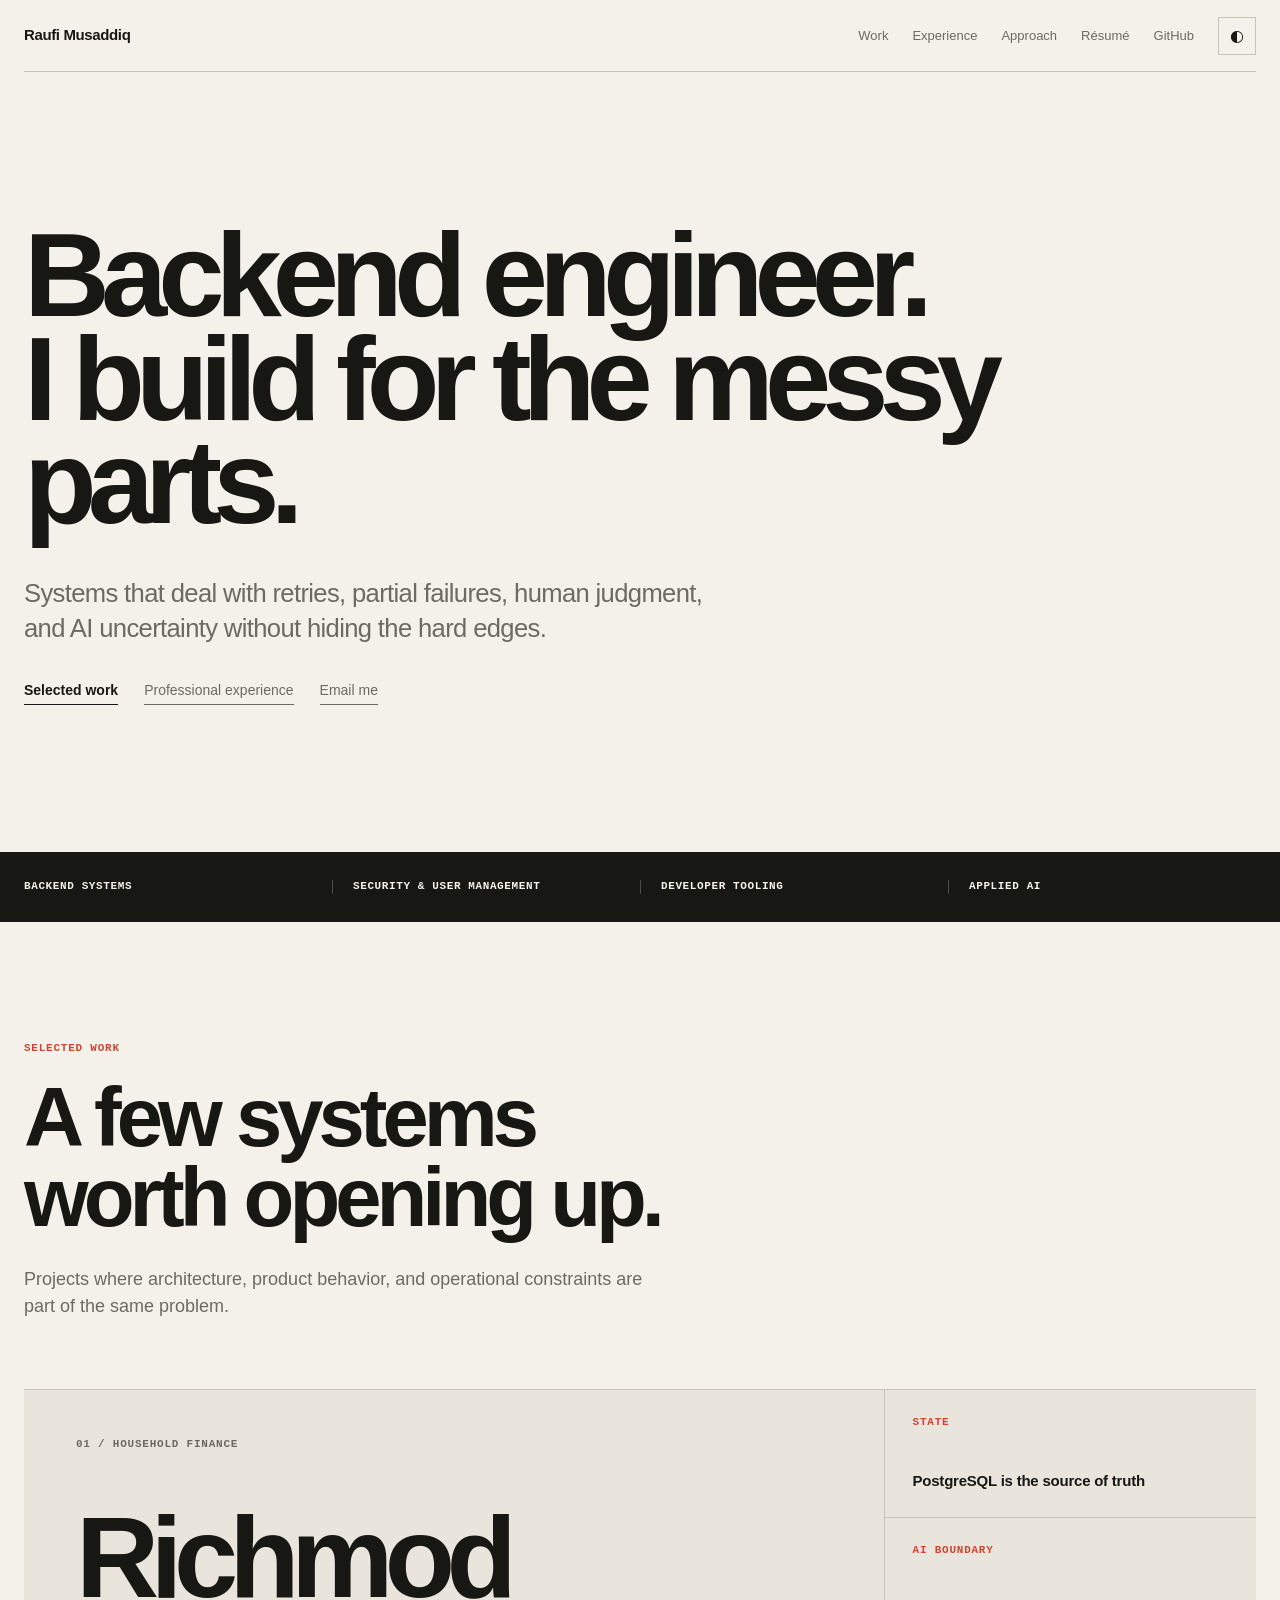
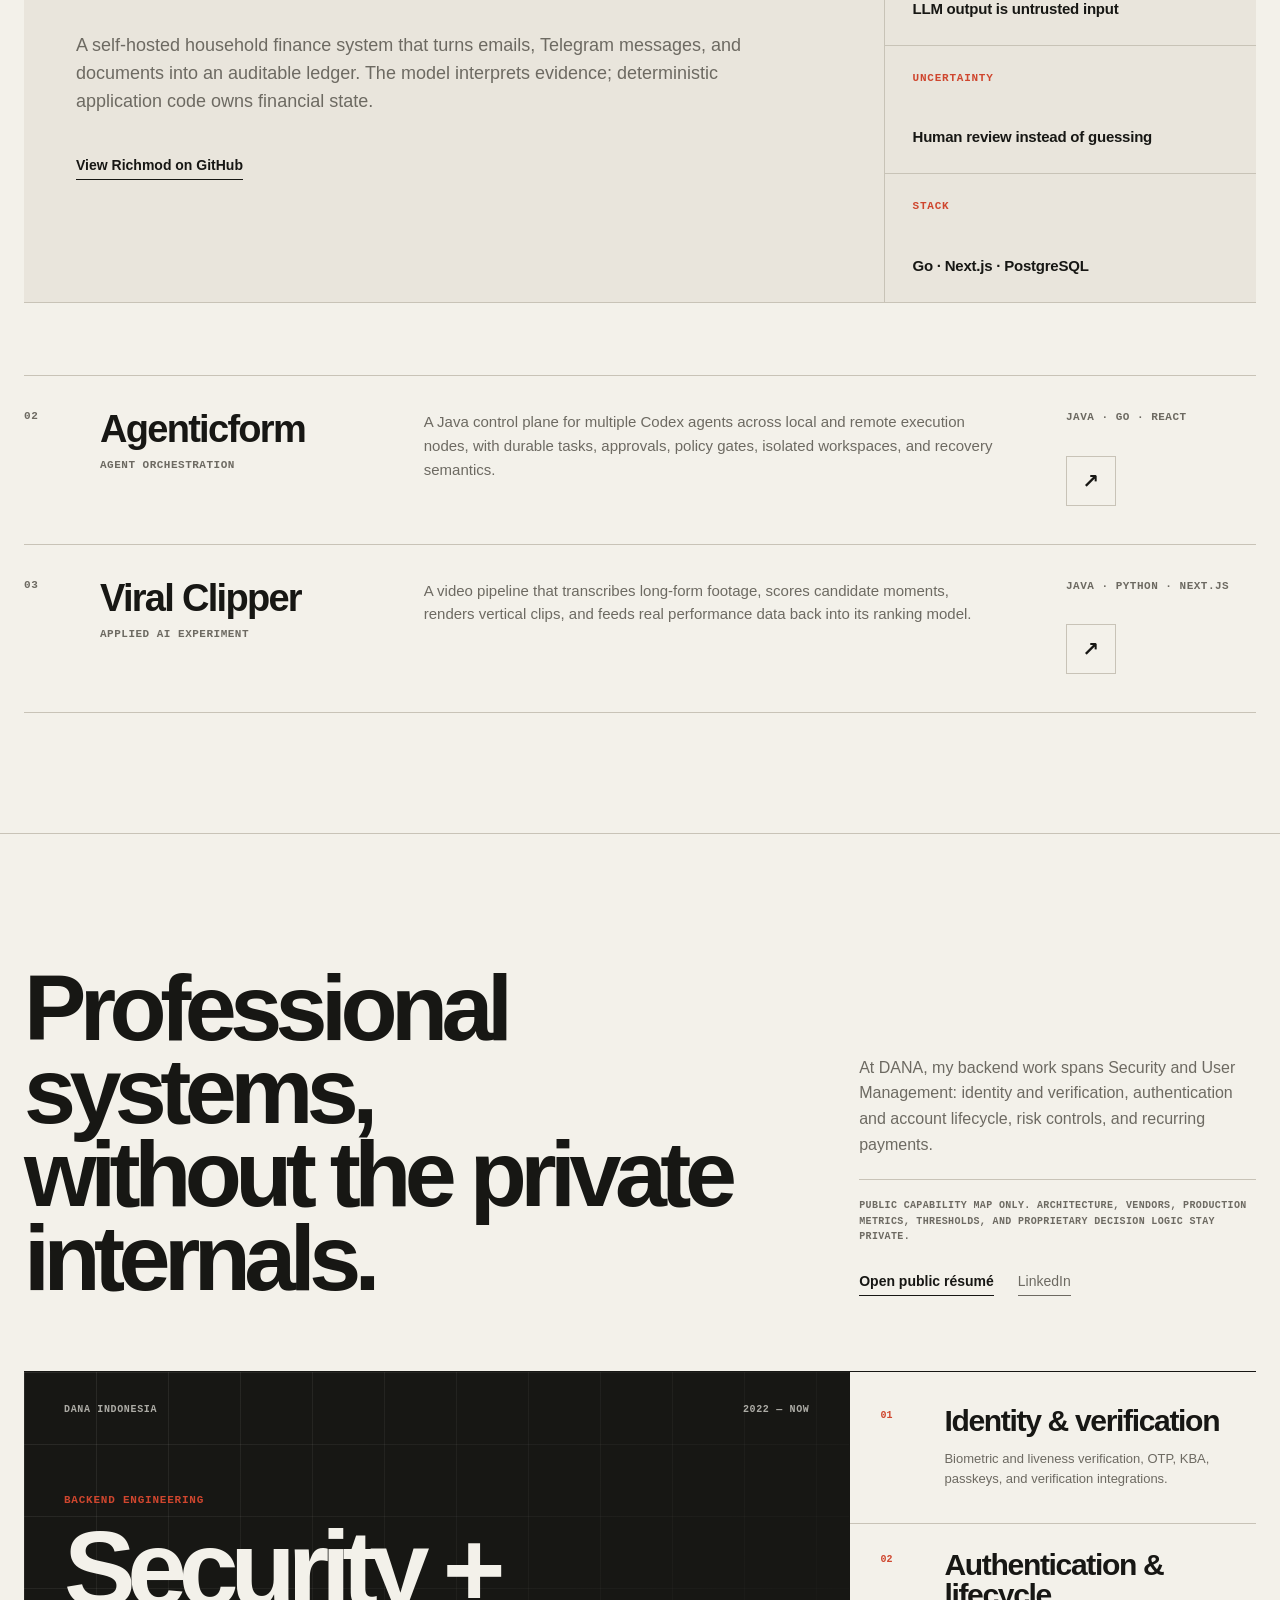
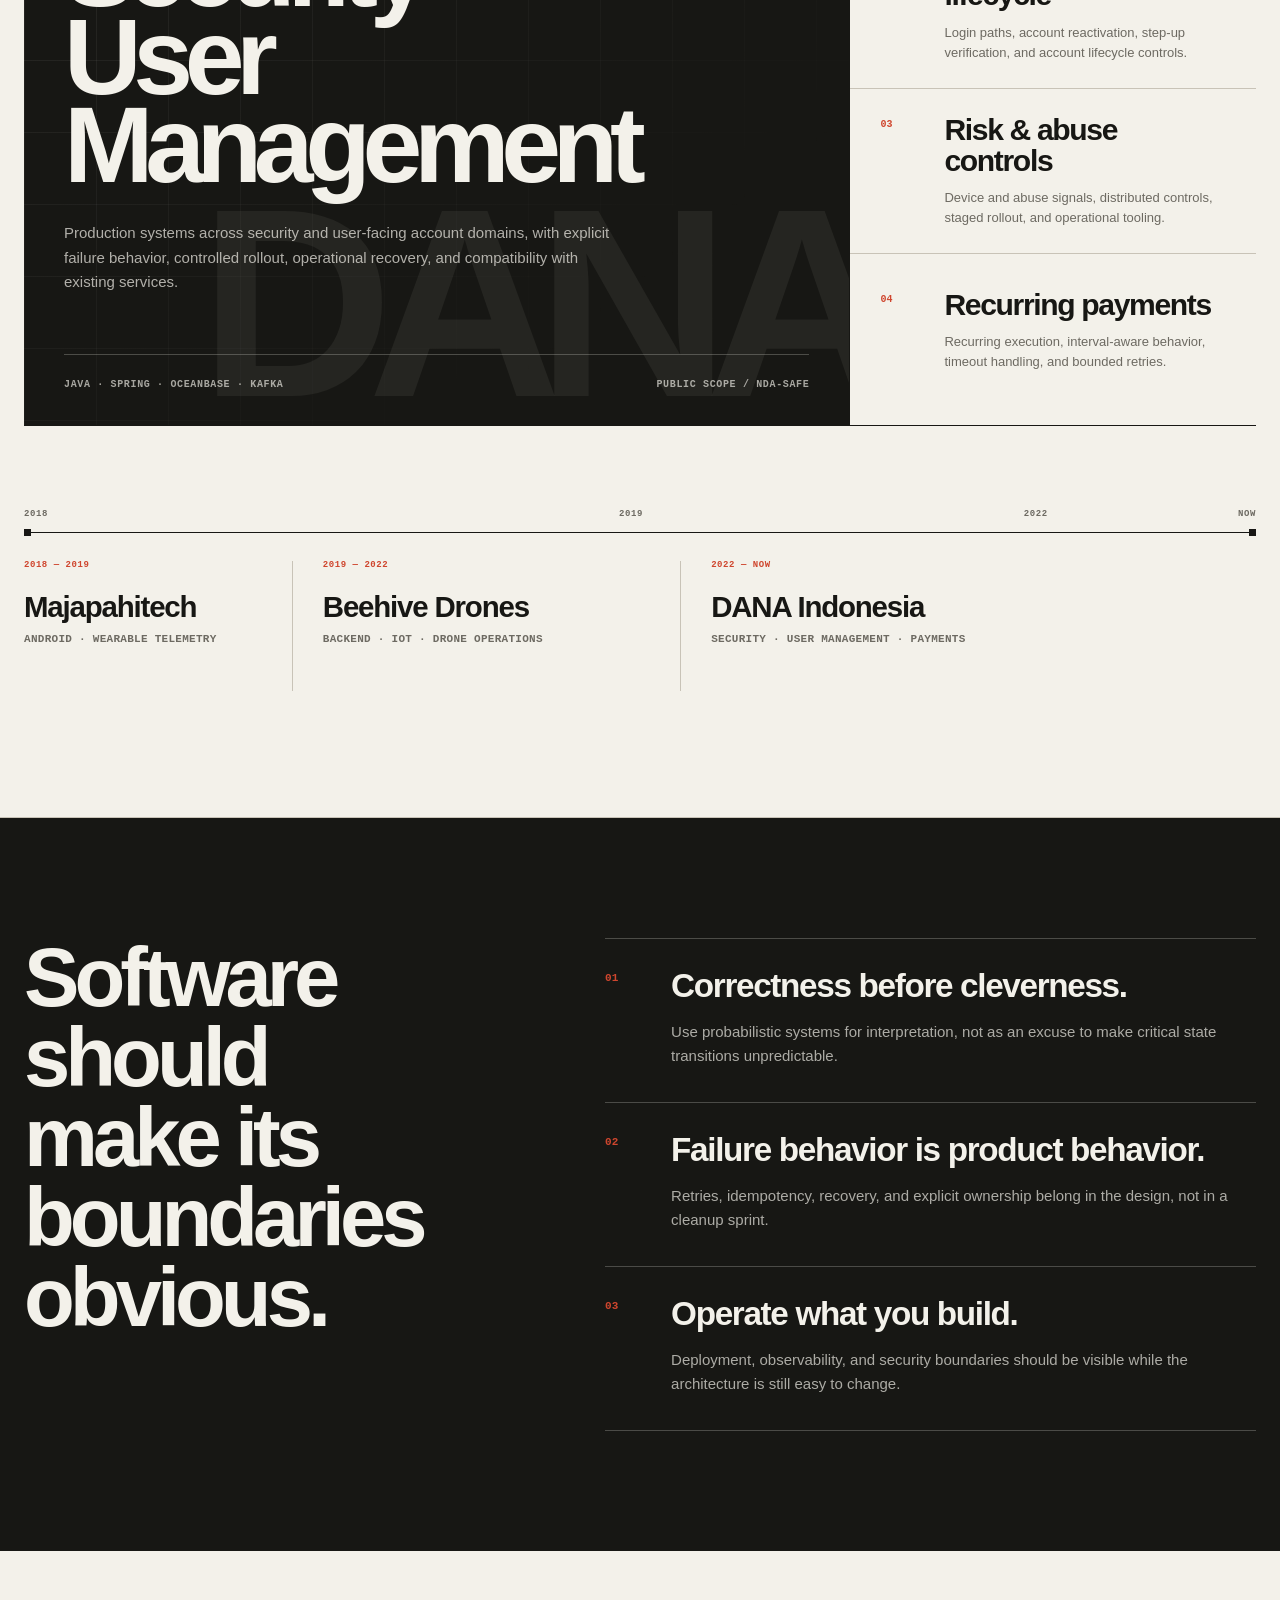
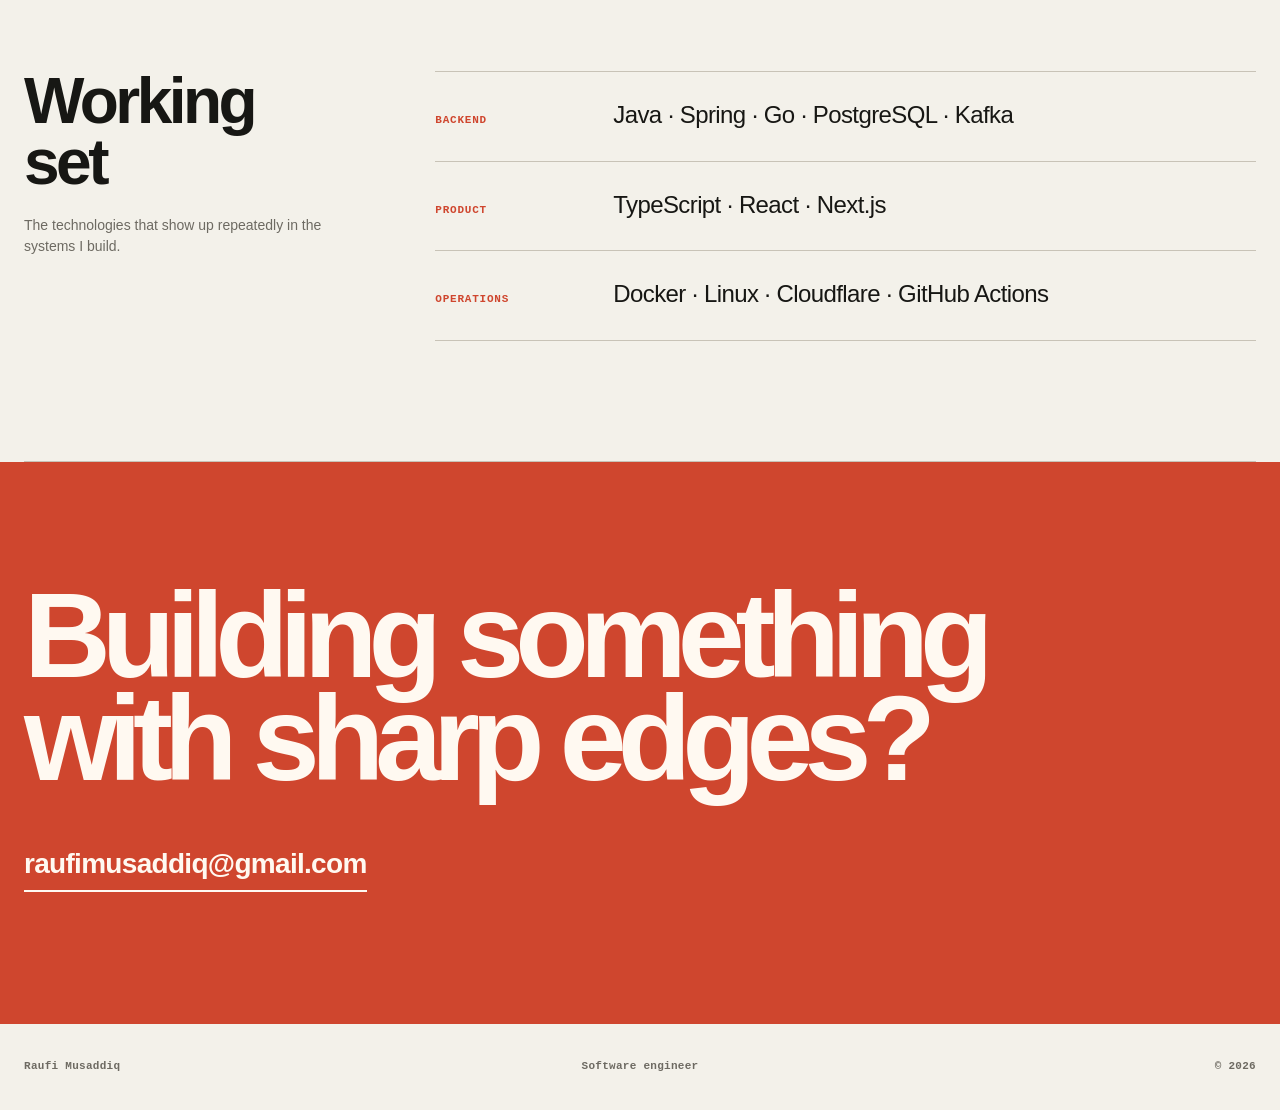
<file: index.html>
<!doctype html>
<html lang="en">
<head>
  <meta charset="utf-8" />
  <meta name="viewport" content="width=device-width, initial-scale=1" />
  <meta id="theme-color" name="theme-color" content="#f3f1ea" />
  <meta name="description" content="Raufi Musaddiq is a backend engineer working across Security and User Management at DANA, with earlier backend and IoT experience, plus public developer tooling and applied AI projects." />
  <meta name="robots" content="index, follow, max-image-preview:large" />
  <meta property="og:title" content="Backend engineer. I build for the messy parts." />
  <meta property="og:description" content="Systems that deal with retries, partial failures, human judgment, and AI uncertainty without hiding the hard edges." />
  <meta property="og:type" content="website" />
  <meta property="og:url" content="https://raufimusaddiq.github.io/" />
  <meta property="og:image" content="https://raufimusaddiq.github.io/og-preview-baseline.jpg" />
  <meta property="og:image:type" content="image/jpeg" />
  <meta property="og:image:width" content="600" />
  <meta property="og:image:height" content="315" />
  <meta property="og:image:alt" content="Raufi Musaddiq — Backend engineer. I build for the messy parts." />
  <meta property="og:site_name" content="Raufi Musaddiq" />
  <meta name="twitter:card" content="summary_large_image" />
  <meta name="twitter:title" content="Backend engineer. I build for the messy parts." />
  <meta name="twitter:description" content="Systems that deal with retries, partial failures, human judgment, and AI uncertainty without hiding the hard edges." />
  <meta name="twitter:image" content="https://raufimusaddiq.github.io/og-preview-baseline.jpg" />
  <meta name="twitter:image:alt" content="Raufi Musaddiq — Backend engineer. I build for the messy parts." />
  <link rel="canonical" href="https://raufimusaddiq.github.io/" />
  <link rel="icon" type="image/png" sizes="32x32" href="./favicon-32.png" />
  <link rel="apple-touch-icon" sizes="180x180" href="./apple-touch-icon.png" />
  <title>Raufi Musaddiq — Software Engineer</title>
  <script>
    (() => {
      document.documentElement.classList.add('js');
      try {
        const saved = localStorage.getItem('raufi-theme');
        const theme = saved === 'light' || saved === 'dark'
          ? saved
          : (window.matchMedia('(prefers-color-scheme: dark)').matches ? 'dark' : 'light');
        document.documentElement.dataset.theme = theme;
      } catch {
        // CSS falls back to the operating-system preference.
      }
    })();
  </script>
  <link rel="stylesheet" href="./styles.css" />
  <link rel="stylesheet" href="./polish.css?v=20260919-dossier2" />
</head>
<body>
  <a class="skip-link" href="#main">Skip to content</a>

  <header class="site-header shell">
    <a class="brand" href="#top" aria-label="Raufi Musaddiq home">Raufi Musaddiq</a>

    <nav class="nav" aria-label="Primary navigation">
      <a href="#work">Work</a>
      <a href="#experience">Experience</a>
      <a href="#approach">Approach</a>
      <a href="./resume.pdf" target="_blank" rel="noreferrer">Résumé</a>
      <a href="https://github.com/raufimusaddiq" target="_blank" rel="noreferrer">GitHub</a>
      <button class="theme-toggle" type="button" aria-label="Switch color theme" title="Switch color theme">
        <span aria-hidden="true">◐</span>
      </button>
    </nav>
  </header>

  <main id="main">
    <section class="hero shell" id="top" aria-labelledby="hero-title">
      <h1 id="hero-title" class="reveal">Backend engineer.<br />I build for the messy parts.</h1>
      <p class="hero-copy reveal">
        Systems that deal with retries, partial failures, human judgment, and AI uncertainty without hiding the hard edges.
      </p>
      <div class="hero-actions reveal">
        <a class="text-link text-link-strong" href="#work">Selected work</a>
        <a class="text-link" href="#experience">Professional experience</a>
        <a class="text-link" href="mailto:raufimusaddiq@gmail.com">Email me</a>
      </div>
    </section>

    <section class="signal-strip" aria-label="Engineering focus">
      <div class="shell signal-grid">
        <span>Backend systems</span>
        <span>Security &amp; user management</span>
        <span>Developer tooling</span>
        <span>Applied AI</span>
      </div>
    </section>

    <section class="work shell section" id="work" aria-labelledby="work-title">
      <header class="section-intro reveal">
        <p class="kicker">Selected work</p>
        <h2 id="work-title">A few systems worth opening up.</h2>
        <p>Projects where architecture, product behavior, and operational constraints are part of the same problem.</p>
      </header>

      <article class="feature-project reveal">
        <div class="feature-project-copy">
          <div class="project-index">01 / Household finance</div>
          <h3>Richmod</h3>
          <p class="project-summary">
            A self-hosted household finance system that turns emails, Telegram messages, and documents into an auditable ledger. The model interprets evidence; deterministic application code owns financial state.
          </p>
          <a class="project-cta" href="https://github.com/raufimusaddiq/richmod" target="_blank" rel="noreferrer">View Richmod on GitHub</a>
        </div>
        <div class="feature-project-spec" aria-label="Richmod engineering highlights">
          <div>
            <span class="spec-label">State</span>
            <strong>PostgreSQL is the source of truth</strong>
          </div>
          <div>
            <span class="spec-label">AI boundary</span>
            <strong>LLM output is untrusted input</strong>
          </div>
          <div>
            <span class="spec-label">Uncertainty</span>
            <strong>Human review instead of guessing</strong>
          </div>
          <div>
            <span class="spec-label">Stack</span>
            <strong>Go · Next.js · PostgreSQL</strong>
          </div>
        </div>
      </article>

      <div class="project-ledger" aria-label="More selected projects">
        <article class="project-row reveal">
          <div class="project-index">02</div>
          <div class="project-title-group">
            <h3>Agenticform</h3>
            <span>Agent orchestration</span>
          </div>
          <p>
            A Java control plane for multiple Codex agents across local and remote execution nodes, with durable tasks, approvals, policy gates, isolated workspaces, and recovery semantics.
          </p>
          <div class="project-row-end">
            <span>Java · Go · React</span>
            <a class="project-open" href="https://github.com/raufimusaddiq/agenticform" target="_blank" rel="noreferrer" aria-label="Open Agenticform on GitHub"><span aria-hidden="true">↗</span></a>
          </div>
        </article>

        <article class="project-row reveal">
          <div class="project-index">03</div>
          <div class="project-title-group">
            <h3>Viral Clipper</h3>
            <span>Applied AI experiment</span>
          </div>
          <p>
            A video pipeline that transcribes long-form footage, scores candidate moments, renders vertical clips, and feeds real performance data back into its ranking model.
          </p>
          <div class="project-row-end">
            <span>Java · Python · Next.js</span>
            <a class="project-open" href="https://github.com/raufimusaddiq/viral-clipper" target="_blank" rel="noreferrer" aria-label="Open Viral Clipper on GitHub"><span aria-hidden="true">↗</span></a>
          </div>
        </article>
      </div>
    </section>


    <section class="experience" id="experience" aria-labelledby="experience-title">
      <div class="shell experience-shell">
        <header class="experience-heading reveal">
          <h2 id="experience-title">Professional systems,<br />without the private internals.</h2>
          <div class="experience-heading-copy">
            <p>
              At DANA, my backend work spans Security and User Management: identity and verification,
              authentication and account lifecycle, risk controls, and recurring payments.
            </p>
            <p class="experience-boundary">
              Public capability map only. Architecture, vendors, production metrics, thresholds,
              and proprietary decision logic stay private.
            </p>
            <div class="experience-heading-actions">
              <a class="text-link text-link-strong" href="./resume.pdf" target="_blank" rel="noreferrer">Open public résumé</a>
              <a class="text-link" href="https://www.linkedin.com/in/raufi-musaddiq" target="_blank" rel="noreferrer">LinkedIn</a>
            </div>
          </div>
        </header>

        <div class="professional-stage reveal">
          <article class="professional-primary">
            <div class="professional-meta">
              <span>DANA Indonesia</span>
              <span>2022 — now</span>
            </div>

            <div class="professional-primary-body">
              <p class="professional-role">Backend engineering</p>
              <h3>Security +<br />User Management</h3>
              <p class="professional-summary">
                Production systems across security and user-facing account domains, with explicit
                failure behavior, controlled rollout, operational recovery, and compatibility with existing services.
              </p>
            </div>

            <div class="professional-primary-foot">
              <span>Java · Spring · OceanBase · Kafka</span>
              <span>Public scope / NDA-safe</span>
            </div>
          </article>

          <div class="professional-index" aria-label="DANA capability map">
            <article class="professional-capability">
              <span class="capability-number">01</span>
              <div>
                <h4>Identity &amp; verification</h4>
                <p>Biometric and liveness verification, OTP, KBA, passkeys, and verification integrations.</p>
              </div>
            </article>
            <article class="professional-capability">
              <span class="capability-number">02</span>
              <div>
                <h4>Authentication &amp; lifecycle</h4>
                <p>Login paths, account reactivation, step-up verification, and account lifecycle controls.</p>
              </div>
            </article>
            <article class="professional-capability">
              <span class="capability-number">03</span>
              <div>
                <h4>Risk &amp; abuse controls</h4>
                <p>Device and abuse signals, distributed controls, staged rollout, and operational tooling.</p>
              </div>
            </article>
            <article class="professional-capability">
              <span class="capability-number">04</span>
              <div>
                <h4>Recurring payments</h4>
                <p>Recurring execution, interval-aware behavior, timeout handling, and bounded retries.</p>
              </div>
            </article>
          </div>
        </div>

        <div class="career-trace reveal" aria-label="Earlier professional experience">
          <div class="career-trace-axis" aria-hidden="true">
            <span>2018</span>
            <span>2019</span>
            <span>2022</span>
            <span>NOW</span>
          </div>

          <div class="career-trace-track">
            <article class="career-stop career-stop-mobile">
              <span class="career-stop-period">2018 — 2019</span>
              <strong>Majapahitech</strong>
              <p>Android · wearable telemetry</p>
            </article>
            <article class="career-stop career-stop-backend">
              <span class="career-stop-period">2019 — 2022</span>
              <strong>Beehive Drones</strong>
              <p>Backend · IoT · drone operations</p>
            </article>
            <article class="career-stop career-stop-current">
              <span class="career-stop-period">2022 — now</span>
              <strong>DANA Indonesia</strong>
              <p>Security · user management · payments</p>
            </article>
          </div>
        </div>

      </div>
    </section>

    <section class="approach section" id="approach" aria-labelledby="approach-title">
      <div class="shell approach-layout">
        <div class="approach-statement reveal">
          <h2 id="approach-title">Software should make its boundaries obvious.</h2>
        </div>

        <div class="principles">
          <article class="principle reveal">
            <span>01</span>
            <div>
              <h3>Correctness before cleverness.</h3>
              <p>Use probabilistic systems for interpretation, not as an excuse to make critical state transitions unpredictable.</p>
            </div>
          </article>
          <article class="principle reveal">
            <span>02</span>
            <div>
              <h3>Failure behavior is product behavior.</h3>
              <p>Retries, idempotency, recovery, and explicit ownership belong in the design, not in a cleanup sprint.</p>
            </div>
          </article>
          <article class="principle reveal">
            <span>03</span>
            <div>
              <h3>Operate what you build.</h3>
              <p>Deployment, observability, and security boundaries should be visible while the architecture is still easy to change.</p>
            </div>
          </article>
        </div>
      </div>
    </section>

    <section class="working-set shell section" aria-labelledby="working-set-title">
      <div class="working-set-head reveal">
        <h2 id="working-set-title">Working set</h2>
        <p>The technologies that show up repeatedly in the systems I build.</p>
      </div>

      <div class="tool-groups reveal">
        <div>
          <span class="tool-group-label">Backend</span>
          <p>Java · Spring · Go · PostgreSQL · Kafka</p>
        </div>
        <div>
          <span class="tool-group-label">Product</span>
          <p>TypeScript · React · Next.js</p>
        </div>
        <div>
          <span class="tool-group-label">Operations</span>
          <p>Docker · Linux · Cloudflare · GitHub Actions</p>
        </div>
      </div>
    </section>

    <section class="contact" id="contact" aria-labelledby="contact-title">
      <div class="shell contact-inner reveal">
        <h2 id="contact-title">Building something with sharp edges?</h2>
        <a class="contact-email" href="mailto:raufimusaddiq@gmail.com">raufimusaddiq@gmail.com</a>
      </div>
    </section>
  </main>

  <footer class="site-footer shell">
    <span>Raufi Musaddiq</span>
    <span>Software engineer</span>
    <span>© <span id="year">2026</span></span>
  </footer>

  <script src="./script.js"></script>
</body>
</html>
</file>
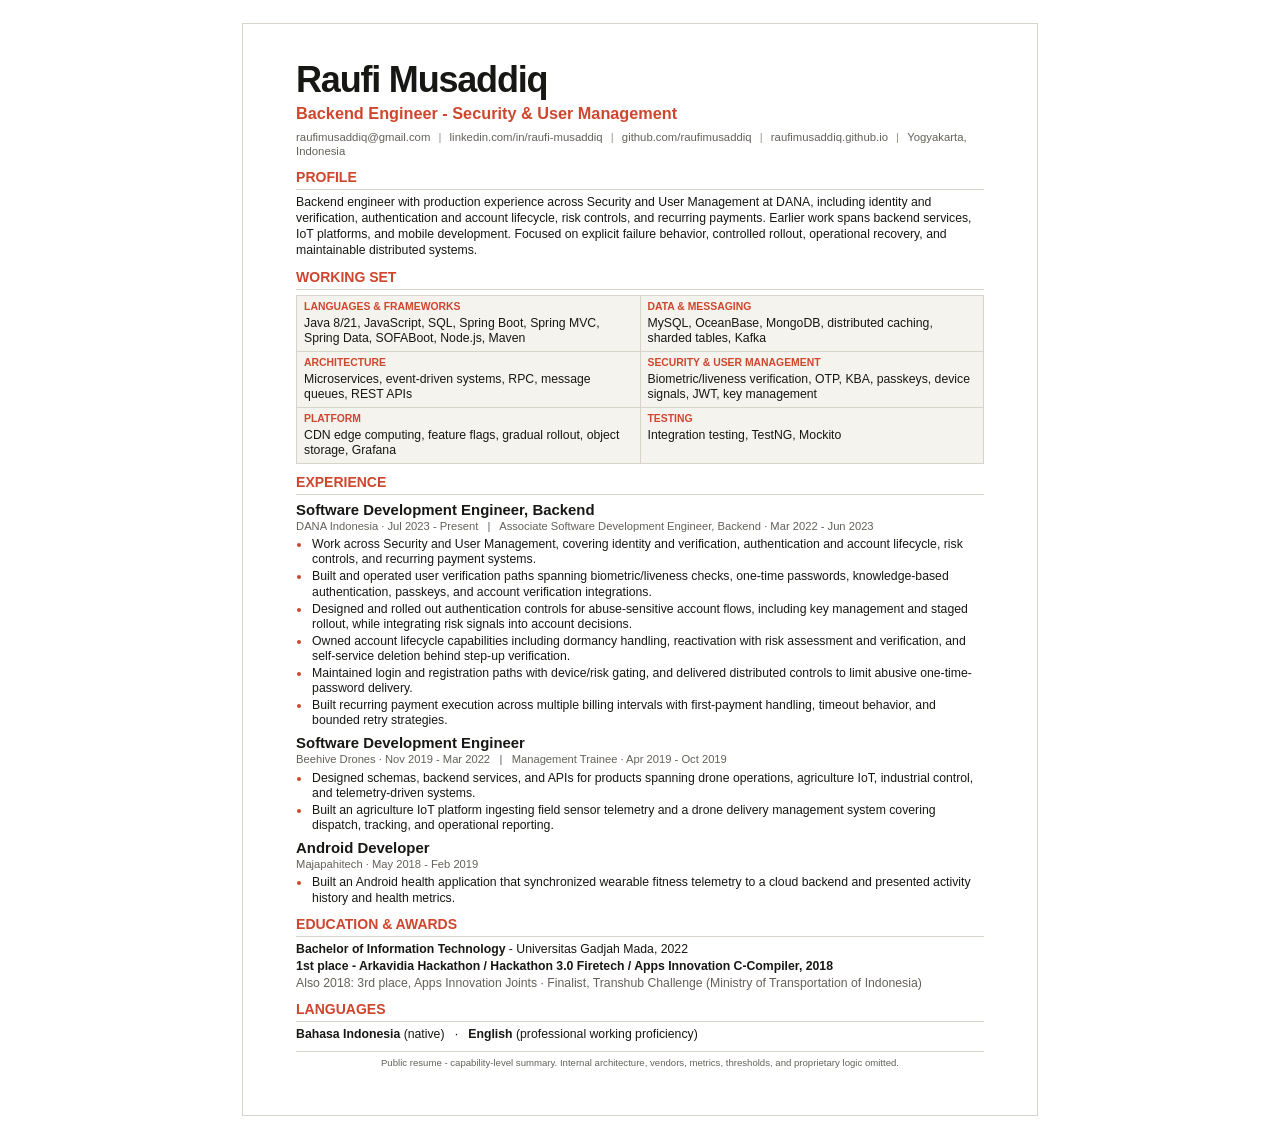
<file: resume.html>
<!doctype html>
<html lang="en">
<head>
  <meta charset="utf-8">
  <meta name="viewport" content="width=device-width, initial-scale=1">
  <meta name="robots" content="index, follow">
  <title>Raufi Musaddiq - Public Resume</title>
  <style>
    @page { size: A4; margin: 10mm 14mm 12mm; }
    :root { --ink:#171714; --muted:#656159; --line:#d8d4ca; --accent:#cf462e; --surface:#f5f3ee; }
    * { box-sizing:border-box; }
    body { margin:0; color:var(--ink); font-family:Arial, Helvetica, sans-serif; font-size:9.2pt; line-height:1.23; }
    a { color:inherit; text-decoration:none; }
    header { margin-bottom:9px; }
    h1 { margin:0; font-size:27pt; line-height:1; letter-spacing:-1.2px; }
    .role { margin:5px 0 8px; color:var(--accent); font-size:12.2pt; font-weight:700; }
    .contact { color:var(--muted); font-size:8.5pt; }
    .contact span:not(:last-child)::after { content:" | "; padding:0 5px; color:#99958d; }
    h2 { margin:10px 0 5px; padding-bottom:3px; border-bottom:1px solid var(--line); color:var(--accent); font-size:10.5pt; text-transform:uppercase; }
    p { margin:0 0 4px; }
    .profile { line-height:1.3; }
    .skills { display:grid; grid-template-columns:1fr 1fr; border-top:1px solid var(--line); border-left:1px solid var(--line); }
    .skill { min-height:47px; padding:5px 7px; border-right:1px solid var(--line); border-bottom:1px solid var(--line); background:var(--surface); }
    .skill strong { display:block; margin-bottom:2px; color:var(--accent); font-size:7.8pt; text-transform:uppercase; }
    .job { margin-top:7px; }
    .job h3 { margin:0; font-size:11.2pt; line-height:1.05; }
    .meta { margin:2px 0 4px; color:var(--muted); font-size:8.4pt; }
    ul { margin:0; padding-left:15px; }
    li { margin:0 0 2px; padding-left:1px; }
    li::marker { color:var(--accent); }
    .edu p { margin-bottom:2px; }
    .footer-note { margin-top:9px; padding-top:5px; border-top:1px solid var(--line); color:var(--muted); font-size:7.2pt; text-align:center; }
    @media screen {
      body { max-width:210mm; margin:24px auto; padding:10mm 14mm 12mm; box-shadow:0 0 0 1px var(--line); }
    }
  </style>
</head>
<body>
  <header>
    <h1>Raufi Musaddiq</h1>
    <div class="role">Backend Engineer - Security &amp; User Management</div>
    <div class="contact">
      <span><a href="mailto:raufimusaddiq@gmail.com">raufimusaddiq@gmail.com</a></span>
      <span><a href="https://www.linkedin.com/in/raufi-musaddiq">linkedin.com/in/raufi-musaddiq</a></span>
      <span><a href="https://github.com/raufimusaddiq">github.com/raufimusaddiq</a></span>
      <span><a href="https://raufimusaddiq.github.io/">raufimusaddiq.github.io</a></span>
      <span>Yogyakarta, Indonesia</span>
    </div>
  </header>

  <h2>Profile</h2>
  <p class="profile">Backend engineer with production experience across Security and User Management at DANA, including identity and verification, authentication and account lifecycle, risk controls, and recurring payments. Earlier work spans backend services, IoT platforms, and mobile development. Focused on explicit failure behavior, controlled rollout, operational recovery, and maintainable distributed systems.</p>

  <h2>Working set</h2>
  <div class="skills">
    <div class="skill"><strong>Languages &amp; frameworks</strong>Java 8/21, JavaScript, SQL, Spring Boot, Spring MVC, Spring Data, SOFABoot, Node.js, Maven</div>
    <div class="skill"><strong>Data &amp; messaging</strong>MySQL, OceanBase, MongoDB, distributed caching, sharded tables, Kafka</div>
    <div class="skill"><strong>Architecture</strong>Microservices, event-driven systems, RPC, message queues, REST APIs</div>
    <div class="skill"><strong>Security &amp; user management</strong>Biometric/liveness verification, OTP, KBA, passkeys, device signals, JWT, key management</div>
    <div class="skill"><strong>Platform</strong>CDN edge computing, feature flags, gradual rollout, object storage, Grafana</div>
    <div class="skill"><strong>Testing</strong>Integration testing, TestNG, Mockito</div>
  </div>

  <h2>Experience</h2>
  <section class="job">
    <h3>Software Development Engineer, Backend</h3>
    <div class="meta">DANA Indonesia · Jul 2023 - Present &nbsp; | &nbsp; Associate Software Development Engineer, Backend · Mar 2022 - Jun 2023</div>
    <ul>
      <li>Work across Security and User Management, covering identity and verification, authentication and account lifecycle, risk controls, and recurring payment systems.</li>
      <li>Built and operated user verification paths spanning biometric/liveness checks, one-time passwords, knowledge-based authentication, passkeys, and account verification integrations.</li>
      <li>Designed and rolled out authentication controls for abuse-sensitive account flows, including key management and staged rollout, while integrating risk signals into account decisions.</li>
      <li>Owned account lifecycle capabilities including dormancy handling, reactivation with risk assessment and verification, and self-service deletion behind step-up verification.</li>
      <li>Maintained login and registration paths with device/risk gating, and delivered distributed controls to limit abusive one-time-password delivery.</li>
      <li>Built recurring payment execution across multiple billing intervals with first-payment handling, timeout behavior, and bounded retry strategies.</li>
    </ul>
  </section>

  <section class="job">
    <h3>Software Development Engineer</h3>
    <div class="meta">Beehive Drones · Nov 2019 - Mar 2022 &nbsp; | &nbsp; Management Trainee · Apr 2019 - Oct 2019</div>
    <ul>
      <li>Designed schemas, backend services, and APIs for products spanning drone operations, agriculture IoT, industrial control, and telemetry-driven systems.</li>
      <li>Built an agriculture IoT platform ingesting field sensor telemetry and a drone delivery management system covering dispatch, tracking, and operational reporting.</li>
    </ul>
  </section>

  <section class="job">
    <h3>Android Developer</h3>
    <div class="meta">Majapahitech · May 2018 - Feb 2019</div>
    <ul>
      <li>Built an Android health application that synchronized wearable fitness telemetry to a cloud backend and presented activity history and health metrics.</li>
    </ul>
  </section>

  <h2>Education &amp; awards</h2>
  <div class="edu">
    <p><strong>Bachelor of Information Technology</strong> - Universitas Gadjah Mada, 2022</p>
    <p><strong>1st place - Arkavidia Hackathon / Hackathon 3.0 Firetech / Apps Innovation C-Compiler, 2018</strong></p>
    <p style="color:var(--muted)">Also 2018: 3rd place, Apps Innovation Joints · Finalist, Transhub Challenge (Ministry of Transportation of Indonesia)</p>
  </div>

  <h2>Languages</h2>
  <p><strong>Bahasa Indonesia</strong> (native) &nbsp; · &nbsp; <strong>English</strong> (professional working proficiency)</p>

  <div class="footer-note">Public resume - capability-level summary. Internal architecture, vendors, metrics, thresholds, and proprietary logic omitted.</div>
</body>
</html>
</file>
<file: styles.css>
:root {
  --bg: #f3f1ea;
  --surface: #e9e5dc;
  --ink: #171714;
  --muted: #6d6a62;
  --line: #c8c3b7;
  --accent: #cf462e;
  --accent-ink: #fff9f1;
  --inverse-line: rgba(243, 241, 234, 0.24);
  --max: 1240px;
  color-scheme: light;
}

:root[data-theme="dark"] {
  --bg: #151513;
  --surface: #1f1f1b;
  --ink: #f1eee5;
  --muted: #aaa69c;
  --line: #3b3933;
  --accent: #ff6747;
  --accent-ink: #171714;
  --inverse-line: rgba(21, 21, 19, 0.24);
  color-scheme: dark;
}

@media (prefers-color-scheme: dark) {
  :root:not([data-theme]) {
    --bg: #151513;
    --surface: #1f1f1b;
    --ink: #f1eee5;
    --muted: #aaa69c;
    --line: #3b3933;
    --accent: #ff6747;
    --accent-ink: #171714;
    --inverse-line: rgba(21, 21, 19, 0.24);
    color-scheme: dark;
  }
}

* {
  box-sizing: border-box;
}

html {
  scroll-behavior: smooth;
  background: var(--bg);
}

body {
  margin: 0;
  background: var(--bg);
  color: var(--ink);
  font-family: "Helvetica Neue", "Arial Nova", Arial, ui-sans-serif, system-ui, sans-serif;
  line-height: 1.5;
  text-rendering: optimizeLegibility;
  -webkit-font-smoothing: antialiased;
}

::selection {
  background: var(--accent);
  color: var(--accent-ink);
}

a {
  color: inherit;
}

button,
a {
  -webkit-tap-highlight-color: transparent;
}

button {
  font: inherit;
}

:focus-visible {
  outline: 2px solid var(--accent);
  outline-offset: 4px;
}

.shell {
  width: min(calc(100% - 48px), var(--max));
  margin-inline: auto;
}

.skip-link {
  position: fixed;
  top: 12px;
  left: 12px;
  z-index: 100;
  transform: translateY(-160%);
  padding: 10px 14px;
  background: var(--ink);
  color: var(--bg);
  text-decoration: none;
}

.skip-link:focus {
  transform: translateY(0);
}

.site-header {
  min-height: 72px;
  display: flex;
  align-items: center;
  justify-content: space-between;
  gap: 32px;
  border-bottom: 1px solid var(--line);
}

.brand {
  flex: 0 0 auto;
  text-decoration: none;
  font-size: 15px;
  font-weight: 700;
  letter-spacing: -0.025em;
}

.nav {
  display: flex;
  align-items: center;
  justify-content: flex-end;
  gap: 24px;
  min-width: 0;
}

.nav a,
.theme-toggle {
  position: relative;
  border: 0;
  padding: 3px 0;
  background: transparent;
  color: var(--muted);
  font-size: 13px;
  line-height: 1;
  text-decoration: none;
  cursor: pointer;
}

.nav a::after,
.theme-toggle::after {
  content: "";
  position: absolute;
  left: 0;
  right: 0;
  bottom: -5px;
  height: 1px;
  background: currentColor;
  transform: scaleX(0);
  transform-origin: right;
  transition: transform 180ms ease;
}

.nav a:hover,
.theme-toggle:hover {
  color: var(--ink);
}

.nav a:hover::after,
.theme-toggle:hover::after {
  transform: scaleX(1);
  transform-origin: left;
}

.hero {
  min-height: min(780px, calc(100dvh - 72px));
  display: flex;
  flex-direction: column;
  justify-content: center;
  align-items: flex-start;
  padding-top: 96px;
  padding-bottom: 96px;
}

.hero h1 {
  max-width: 1100px;
  margin: 0;
  font-size: clamp(62px, 9.3vw, 132px);
  font-weight: 700;
  line-height: 0.87;
  letter-spacing: -0.075em;
  text-wrap: balance;
}

.hero-copy {
  max-width: 720px;
  margin: 42px 0 0;
  color: var(--muted);
  font-size: clamp(19px, 2vw, 27px);
  line-height: 1.36;
  letter-spacing: -0.025em;
}

.hero-actions {
  display: flex;
  flex-wrap: wrap;
  gap: 26px;
  margin-top: 34px;
}

.text-link,
.project-cta,
.project-row-end a {
  position: relative;
  width: fit-content;
  text-decoration: none;
}

.text-link::after,
.project-cta::after,
.project-row-end a::after {
  content: "";
  position: absolute;
  left: 0;
  right: 0;
  bottom: -4px;
  height: 1px;
  background: currentColor;
  transform: scaleX(1);
  transform-origin: left;
  transition: transform 180ms ease;
}

.text-link:hover::after,
.project-cta:hover::after,
.project-row-end a:hover::after {
  transform: scaleX(0.35);
}

.text-link {
  color: var(--muted);
  font-size: 14px;
}

.text-link-strong {
  color: var(--ink);
  font-weight: 700;
}

.signal-strip {
  background: var(--ink);
  color: var(--bg);
}

.signal-grid {
  min-height: 70px;
  display: grid;
  grid-template-columns: repeat(4, 1fr);
  align-items: center;
}

.signal-grid span {
  min-width: 0;
  padding: 0 20px;
  border-left: 1px solid var(--inverse-line);
  font: 600 11px/1.2 ui-monospace, SFMono-Regular, Menlo, Consolas, monospace;
  letter-spacing: 0.055em;
  text-transform: uppercase;
}

.signal-grid span:first-child {
  padding-left: 0;
  border-left: 0;
}

.section {
  padding-top: 120px;
  padding-bottom: 120px;
}

.section-intro {
  max-width: 780px;
  margin-bottom: 68px;
}

.kicker,
.project-index,
.spec-label,
.tool-group-label {
  font: 650 11px/1.25 ui-monospace, SFMono-Regular, Menlo, Consolas, monospace;
  letter-spacing: 0.07em;
  text-transform: uppercase;
}

.kicker {
  margin: 0 0 22px;
  color: var(--accent);
}

.section-intro h2,
.approach-statement h2 {
  margin: 0;
  font-size: clamp(46px, 6.5vw, 86px);
  line-height: 0.96;
  letter-spacing: -0.06em;
  text-wrap: balance;
}

.section-intro > p:last-child {
  max-width: 620px;
  margin: 28px 0 0;
  color: var(--muted);
  font-size: 18px;
  line-height: 1.55;
}

.feature-project {
  display: grid;
  grid-template-columns: minmax(0, 1.5fr) minmax(300px, 0.65fr);
  border-top: 1px solid var(--line);
  border-bottom: 1px solid var(--line);
  background: var(--surface);
}

.feature-project-copy {
  min-width: 0;
  padding: 48px 52px 52px 0;
}

.project-index {
  color: var(--muted);
}

.feature-project h3 {
  margin: 56px 0 24px;
  font-size: clamp(62px, 9vw, 116px);
  font-weight: 700;
  line-height: 0.86;
  letter-spacing: -0.075em;
}

.project-summary {
  max-width: 720px;
  margin: 0;
  color: var(--muted);
  font-size: 18px;
  line-height: 1.56;
}

.project-cta {
  display: inline-block;
  margin-top: 40px;
  font-size: 14px;
  font-weight: 700;
}

.feature-project-spec {
  display: grid;
  grid-template-rows: repeat(4, 1fr);
  border-left: 1px solid var(--line);
}

.feature-project-spec > div {
  min-height: 128px;
  display: flex;
  flex-direction: column;
  justify-content: space-between;
  gap: 18px;
  padding: 26px 28px;
  border-bottom: 1px solid var(--line);
}

.feature-project-spec > div:last-child {
  border-bottom: 0;
}

.spec-label {
  color: var(--accent);
}

.feature-project-spec strong {
  max-width: 270px;
  font-size: 15px;
  line-height: 1.35;
  letter-spacing: -0.015em;
}

.project-ledger {
  margin-top: 72px;
  border-top: 1px solid var(--line);
}

.project-row {
  display: grid;
  grid-template-columns: 48px minmax(180px, 0.65fr) minmax(320px, 1.35fr) 190px;
  gap: 28px;
  align-items: start;
  padding: 34px 0 38px;
  border-bottom: 1px solid var(--line);
}

.project-title-group h3 {
  margin: 0;
  font-size: clamp(27px, 3vw, 38px);
  line-height: 1;
  letter-spacing: -0.045em;
}

.project-title-group span,
.project-row-end span {
  display: block;
  margin-top: 10px;
  color: var(--muted);
  font: 550 11px/1.4 ui-monospace, SFMono-Regular, Menlo, Consolas, monospace;
  text-transform: uppercase;
  letter-spacing: 0.045em;
}

.project-row > p {
  max-width: 580px;
  margin: 0;
  color: var(--muted);
  font-size: 15px;
  line-height: 1.58;
}

.project-row-end {
  display: flex;
  min-height: 100%;
  flex-direction: column;
  align-items: flex-start;
  justify-content: space-between;
  gap: 30px;
}

.project-row-end span {
  margin-top: 0;
}

.project-row-end a {
  font-size: 13px;
  font-weight: 700;
}

.approach {
  background: var(--ink);
  color: var(--bg);
}

.approach-layout {
  display: grid;
  grid-template-columns: minmax(0, 0.85fr) minmax(0, 1.15fr);
  gap: 100px;
}

.approach .kicker {
  color: var(--accent);
}

.approach-statement {
  align-self: start;
  position: sticky;
  top: 112px;
}

.approach-statement h2 {
  max-width: 560px;
}

.principles {
  border-top: 1px solid var(--inverse-line);
}

.principle {
  display: grid;
  grid-template-columns: 42px 1fr;
  gap: 24px;
  padding: 30px 0 34px;
  border-bottom: 1px solid var(--inverse-line);
}

.principle > span {
  padding-top: 4px;
  color: var(--accent);
  font: 650 11px/1 ui-monospace, SFMono-Regular, Menlo, Consolas, monospace;
}

.principle h3 {
  margin: 0;
  font-size: clamp(24px, 2.6vw, 36px);
  line-height: 1.05;
  letter-spacing: -0.04em;
}

.principle p {
  max-width: 560px;
  margin: 16px 0 0;
  color: color-mix(in srgb, var(--bg) 68%, transparent);
  font-size: 15px;
  line-height: 1.6;
}

.working-set {
  display: grid;
  grid-template-columns: minmax(220px, 0.55fr) minmax(0, 1.45fr);
  gap: 100px;
  border-bottom: 1px solid var(--line);
}

.working-set-head h2 {
  margin: 0;
  font-size: clamp(40px, 5vw, 68px);
  line-height: 0.95;
  letter-spacing: -0.055em;
}

.working-set-head p {
  max-width: 310px;
  margin: 22px 0 0;
  color: var(--muted);
  font-size: 14px;
  line-height: 1.55;
}

.tool-groups {
  border-top: 1px solid var(--line);
}

.tool-groups > div {
  display: grid;
  grid-template-columns: 150px 1fr;
  gap: 28px;
  align-items: baseline;
  padding: 26px 0 29px;
  border-bottom: 1px solid var(--line);
}

.tool-group-label {
  color: var(--accent);
}

.tool-groups p {
  margin: 0;
  font-size: clamp(17px, 2vw, 24px);
  line-height: 1.4;
  letter-spacing: -0.025em;
}

.contact {
  padding: 122px 0 132px;
  background: var(--accent);
  color: var(--accent-ink);
}

.contact .kicker {
  color: inherit;
  opacity: 0.68;
}

.contact-inner h2 {
  max-width: 1060px;
  margin: 0;
  font-size: clamp(60px, 9.4vw, 132px);
  line-height: 0.86;
  letter-spacing: -0.075em;
  text-wrap: balance;
}

.contact-email {
  display: inline-block;
  margin-top: 52px;
  padding-bottom: 5px;
  border-bottom: 2px solid currentColor;
  font-size: clamp(17px, 2.2vw, 28px);
  font-weight: 700;
  letter-spacing: -0.025em;
  text-decoration: none;
  transition: opacity 160ms ease;
}

.contact-email:hover {
  opacity: 0.62;
}

.site-footer {
  min-height: 86px;
  display: grid;
  grid-template-columns: 1fr 1fr 1fr;
  align-items: center;
  gap: 24px;
  color: var(--muted);
  font: 550 11px/1.2 ui-monospace, SFMono-Regular, Menlo, Consolas, monospace;
  letter-spacing: 0.025em;
}

.site-footer span:nth-child(2) {
  text-align: center;
}

.site-footer > span:last-child {
  text-align: right;
}

.js .reveal {
  opacity: 0;
  transform: translateY(18px);
  transition: opacity 520ms cubic-bezier(0.2, 0.72, 0.2, 1), transform 520ms cubic-bezier(0.2, 0.72, 0.2, 1);
}

.js .reveal.is-visible {
  opacity: 1;
  transform: translateY(0);
}

@media (max-width: 980px) {
  .shell {
    width: min(calc(100% - 36px), var(--max));
  }

  .hero {
    min-height: auto;
    padding-top: 80px;
    padding-bottom: 90px;
  }

  .feature-project {
    grid-template-columns: 1fr;
  }

  .feature-project-copy {
    padding: 42px 30px 46px 0;
  }

  .feature-project-spec {
    grid-template-columns: repeat(2, 1fr);
    grid-template-rows: auto;
    border-top: 1px solid var(--line);
    border-left: 0;
  }

  .feature-project-spec > div {
    border-right: 1px solid var(--line);
  }

  .feature-project-spec > div:nth-child(2n) {
    border-right: 0;
  }

  .feature-project-spec > div:nth-last-child(-n + 2) {
    border-bottom: 0;
  }

  .project-row {
    grid-template-columns: 40px minmax(170px, 0.7fr) minmax(0, 1.3fr);
  }

  .project-row-end {
    grid-column: 2 / -1;
    min-height: 0;
    flex-direction: row;
    align-items: baseline;
  }

  .approach-layout,
  .working-set {
    grid-template-columns: 1fr;
    gap: 64px;
  }

  .approach-statement {
    position: static;
  }

  .approach-statement h2 {
    max-width: 760px;
  }
}

@media (max-width: 720px) {
  .site-header {
    min-height: 66px;
  }

  .nav {
    gap: 17px;
  }

  .nav a[href="#approach"],
  .nav a[href="#contact"] {
    display: none;
  }

  .hero {
    padding-top: 66px;
    padding-bottom: 72px;
  }

  .hero h1 {
    font-size: clamp(54px, 15.2vw, 82px);
    line-height: 0.9;
  }

  .hero-copy {
    margin-top: 32px;
    font-size: 19px;
  }

  .signal-grid {
    grid-template-columns: 1fr 1fr;
    padding: 16px 0;
  }

  .signal-grid span {
    min-height: 38px;
    display: flex;
    align-items: center;
    padding: 0 12px;
  }

  .signal-grid span:nth-child(odd) {
    padding-left: 0;
    border-left: 0;
  }

  .section {
    padding-top: 82px;
    padding-bottom: 82px;
  }

  .section-intro {
    margin-bottom: 44px;
  }

  .section-intro h2,
  .approach-statement h2 {
    font-size: clamp(42px, 12vw, 64px);
  }

  .feature-project {
    margin-inline: -18px;
    padding-inline: 18px;
  }

  .feature-project-copy {
    padding: 34px 0 40px;
  }

  .feature-project h3 {
    margin-top: 42px;
    font-size: clamp(60px, 18vw, 92px);
  }

  .feature-project-spec {
    margin-inline: -18px;
    padding-inline: 18px;
  }

  .feature-project-spec > div {
    min-height: 118px;
    padding: 22px 16px 22px 0;
  }

  .feature-project-spec > div:nth-child(even) {
    padding-left: 16px;
  }

  .project-ledger {
    margin-top: 52px;
  }

  .project-row {
    grid-template-columns: 32px 1fr;
    gap: 18px;
    padding: 28px 0 32px;
  }

  .project-row > p,
  .project-row-end {
    grid-column: 2;
  }

  .project-row-end {
    flex-direction: column;
    gap: 20px;
  }

  .approach-layout,
  .working-set {
    gap: 46px;
  }

  .principle {
    grid-template-columns: 30px 1fr;
    gap: 16px;
  }

  .tool-groups > div {
    grid-template-columns: 1fr;
    gap: 10px;
  }

  .contact {
    padding: 86px 0 94px;
  }

  .contact-inner h2 {
    font-size: clamp(58px, 17vw, 92px);
  }

  .contact-email {
    margin-top: 38px;
  }

  .site-footer {
    grid-template-columns: 1fr auto;
  }

  .site-footer span:nth-child(2) {
    display: none;
  }
}

@media (max-width: 430px) {
  .shell {
    width: min(calc(100% - 28px), var(--max));
  }

  .brand {
    font-size: 14px;
  }

  .nav {
    gap: 14px;
  }

  .nav a[href="#work"] {
    display: none;
  }

  .hero-actions {
    gap: 20px;
  }

  .feature-project {
    margin-inline: -14px;
    padding-inline: 14px;
  }

  .feature-project-spec {
    margin-inline: -14px;
    padding-inline: 14px;
  }

  .feature-project-spec strong {
    font-size: 13px;
  }
}

@media (prefers-reduced-motion: reduce) {
  html {
    scroll-behavior: auto;
  }

  *,
  *::before,
  *::after {
    scroll-behavior: auto !important;
    transition-duration: 0.01ms !important;
    animation-duration: 0.01ms !important;
    animation-iteration-count: 1 !important;
  }

  .js .reveal {
    opacity: 1;
    transform: none;
  }
}
</file>
<file: polish.css>
/* Targeted UI refinements layered on top of the Taste Skill redesign. */

.theme-toggle {
  width: 38px;
  height: 38px;
  display: grid;
  place-items: center;
  flex: 0 0 auto;
  border: 1px solid var(--line);
  padding: 0;
  background: transparent;
  color: var(--ink);
  font-size: 16px;
  line-height: 1;
  transition: border-color 160ms ease, background-color 160ms ease, color 160ms ease;
}

.theme-toggle::after {
  display: none;
}

.theme-toggle:hover {
  border-color: var(--ink);
  background: var(--ink);
  color: var(--bg);
}

.feature-project-copy {
  padding-left: 52px;
}

.project-row-end .project-open {
  width: 50px;
  height: 50px;
  display: grid;
  place-items: center;
  flex: 0 0 auto;
  border: 1px solid var(--line);
  color: var(--ink);
  font-size: 20px;
  line-height: 1;
  text-decoration: none;
  transition: transform 160ms ease, border-color 160ms ease, background-color 160ms ease, color 160ms ease;
}

.project-row-end .project-open::after {
  display: none;
}

.project-row-end .project-open > span {
  display: inline;
  margin: 0;
  color: inherit;
  font: inherit;
  letter-spacing: 0;
  text-transform: none;
}

.project-row-end .project-open:hover {
  transform: translateY(-2px);
  border-color: var(--ink);
  background: var(--ink);
  color: var(--bg);
}

@media (max-width: 980px) {
  .feature-project-copy {
    padding: 42px 32px 46px;
  }
}

@media (max-width: 720px) {
  .theme-toggle {
    width: 36px;
    height: 36px;
  }

  .feature-project,
  .feature-project-spec {
    margin-inline: 0;
    padding-inline: 0;
  }

  .feature-project-copy {
    padding: 32px 24px 38px;
  }

  .feature-project-spec > div {
    padding: 22px 20px;
  }

  .feature-project-spec > div:nth-child(even) {
    padding-left: 20px;
  }

  .project-row-end {
    flex-direction: row;
    align-items: center;
    justify-content: space-between;
    width: 100%;
  }
}

@media (max-width: 430px) {
  .feature-project,
  .feature-project-spec {
    margin-inline: 0;
    padding-inline: 0;
  }

  .feature-project-copy {
    padding-inline: 20px;
  }
}


/* Professional systems: asymmetric production dossier, not a generic feature-card grid. */
.experience {
  position: relative;
  overflow: hidden;
  padding: 132px 0 126px;
  border-top: 1px solid var(--line);
  border-bottom: 1px solid var(--line);
  background: var(--bg);
}

.experience-shell {
  position: relative;
}

.experience-heading {
  display: grid;
  grid-template-columns: minmax(0, 1.18fr) minmax(300px, .62fr);
  gap: 80px;
  align-items: end;
  margin-bottom: 72px;
}

.experience-heading h2 {
  max-width: 850px;
  margin: 0;
  font-size: clamp(52px, 7.3vw, 98px);
  line-height: .89;
  letter-spacing: -.07em;
  text-wrap: balance;
}

.experience-heading-copy {
  max-width: 500px;
  padding-bottom: 7px;
}

.experience-heading-copy > p {
  margin: 0;
  color: var(--muted);
  font-size: 16px;
  line-height: 1.6;
}

.experience-heading-copy .experience-boundary {
  margin-top: 22px;
  padding-top: 18px;
  border-top: 1px solid var(--line);
  font: 550 10px/1.55 ui-monospace, SFMono-Regular, Menlo, Consolas, monospace;
  letter-spacing: .035em;
  text-transform: uppercase;
}

.professional-stage {
  display: grid;
  grid-template-columns: minmax(0, 1.34fr) minmax(360px, .66fr);
  min-height: 610px;
  border-top: 1px solid var(--ink);
  border-bottom: 1px solid var(--ink);
}

.professional-primary {
  position: relative;
  isolation: isolate;
  min-width: 0;
  display: flex;
  flex-direction: column;
  justify-content: space-between;
  padding: 32px 40px 34px;
  overflow: hidden;
  background: var(--ink);
  color: var(--bg);
}

.professional-primary::before {
  content: "";
  position: absolute;
  inset: 0;
  z-index: -2;
  background-image:
    linear-gradient(to right, color-mix(in srgb, var(--bg) 9%, transparent) 1px, transparent 1px),
    linear-gradient(to bottom, color-mix(in srgb, var(--bg) 9%, transparent) 1px, transparent 1px);
  background-size: 72px 72px;
  mask-image: linear-gradient(to bottom right, black, transparent 78%);
}

.professional-primary::after {
  content: "DANA";
  position: absolute;
  right: -24px;
  bottom: 28px;
  z-index: -1;
  color: color-mix(in srgb, var(--bg) 6%, transparent);
  font-size: clamp(150px, 21vw, 300px);
  font-weight: 800;
  line-height: .7;
  letter-spacing: -.095em;
  pointer-events: none;
}

.professional-meta,
.professional-primary-foot {
  display: flex;
  align-items: center;
  justify-content: space-between;
  gap: 28px;
  font: 650 10px/1.2 ui-monospace, SFMono-Regular, Menlo, Consolas, monospace;
  letter-spacing: .065em;
  text-transform: uppercase;
}

.professional-meta {
  color: color-mix(in srgb, var(--bg) 68%, transparent);
}

.professional-primary-body {
  max-width: 720px;
  padding: 78px 0 60px;
}

.professional-role {
  margin: 0 0 18px;
  color: var(--accent);
  font: 650 11px/1.2 ui-monospace, SFMono-Regular, Menlo, Consolas, monospace;
  letter-spacing: .07em;
  text-transform: uppercase;
}

.professional-primary h3 {
  max-width: 690px;
  margin: 0;
  font-size: clamp(62px, 8.4vw, 118px);
  line-height: .82;
  letter-spacing: -.078em;
}

.professional-summary {
  max-width: 560px;
  margin: 32px 0 0;
  color: color-mix(in srgb, var(--bg) 70%, transparent);
  font-size: 15px;
  line-height: 1.62;
}

.professional-primary-foot {
  padding-top: 24px;
  border-top: 1px solid color-mix(in srgb, var(--bg) 24%, transparent);
  color: color-mix(in srgb, var(--bg) 66%, transparent);
}

.professional-primary-foot a {
  color: var(--bg);
  text-decoration: none;
  white-space: nowrap;
}

.professional-index {
  border-left: 1px solid var(--ink);
}

.professional-capability {
  position: relative;
  min-height: 152px;
  display: grid;
  grid-template-columns: 42px 1fr;
  gap: 22px;
  align-content: center;
  padding: 26px 30px;
  border-bottom: 1px solid var(--line);
  transition: background-color 180ms ease, padding-left 180ms ease;
}

.professional-capability:last-child {
  border-bottom: 0;
}

.professional-capability:hover {
  padding-left: 36px;
  background: var(--surface);
}

.capability-number {
  padding-top: 5px;
  color: var(--accent);
  font: 700 10px/1 ui-monospace, SFMono-Regular, Menlo, Consolas, monospace;
}

.professional-capability h4 {
  margin: 0;
  font-size: clamp(23px, 2.35vw, 33px);
  line-height: 1.02;
  letter-spacing: -.045em;
}

.professional-capability p {
  max-width: 420px;
  margin: 12px 0 0;
  color: var(--muted);
  font-size: 13px;
  line-height: 1.5;
}

.career-trace {
  margin-top: 84px;
}

.career-trace-axis {
  display: grid;
  grid-template-columns: 1fr 1fr 1fr auto;
  gap: 0;
  padding-bottom: 13px;
  color: var(--muted);
  font: 650 9px/1 ui-monospace, SFMono-Regular, Menlo, Consolas, monospace;
  letter-spacing: .065em;
}

.career-trace-axis span:nth-child(2),
.career-trace-axis span:nth-child(3) {
  text-align: center;
}

.career-trace-axis span:last-child {
  text-align: right;
}

.career-trace-track {
  position: relative;
  display: grid;
  grid-template-columns: 1fr 1.45fr 2.15fr;
  gap: 0;
  padding-top: 28px;
  border-top: 1px solid var(--ink);
}

.career-trace-track::before,
.career-trace-track::after {
  content: "";
  position: absolute;
  top: -4px;
  width: 7px;
  height: 7px;
  background: var(--ink);
}

.career-trace-track::before { left: 0; }
.career-trace-track::after { right: 0; }

.career-stop {
  min-height: 130px;
  padding: 0 30px 0 0;
}

.career-stop + .career-stop {
  padding-left: 30px;
  border-left: 1px solid var(--line);
}

.career-stop-period {
  display: block;
  margin-bottom: 22px;
  color: var(--accent);
  font: 700 9px/1 ui-monospace, SFMono-Regular, Menlo, Consolas, monospace;
  letter-spacing: .06em;
  text-transform: uppercase;
}

.career-stop strong {
  display: block;
  font-size: clamp(22px, 2.3vw, 32px);
  line-height: 1;
  letter-spacing: -.04em;
}

.career-stop p {
  margin: 10px 0 0;
  color: var(--muted);
  font: 550 11px/1.45 ui-monospace, SFMono-Regular, Menlo, Consolas, monospace;
  text-transform: uppercase;
  letter-spacing: .025em;
}

.experience-links {
  display: flex;
  gap: 26px;
  margin-top: 46px;
}

@media (max-width: 1040px) {
  .experience-heading {
    grid-template-columns: 1fr;
    gap: 32px;
  }

  .experience-heading-copy {
    max-width: 660px;
  }

  .professional-stage {
    grid-template-columns: 1fr;
  }

  .professional-primary {
    min-height: 570px;
  }

  .professional-index {
    display: grid;
    grid-template-columns: 1fr 1fr;
    border-top: 1px solid var(--ink);
    border-left: 0;
  }

  .professional-capability:nth-child(odd) {
    border-right: 1px solid var(--line);
  }

  .professional-capability:nth-last-child(-n + 2) {
    border-bottom: 0;
  }
}

@media (max-width: 720px) {
  .experience {
    padding: 88px 0 82px;
    background: var(--bg);
  }

  .experience-heading {
    margin-bottom: 48px;
  }

  .experience-heading h2 {
    font-size: clamp(48px, 14vw, 72px);
  }

  .experience-heading-copy > p {
    font-size: 15px;
  }

  .professional-primary {
    min-height: 500px;
    padding: 26px 22px 28px;
  }

  .professional-primary::before {
    background-size: 52px 52px;
  }

  .professional-primary::after {
    right: -10px;
    bottom: 54px;
  }

  .professional-meta,
  .professional-primary-foot {
    align-items: flex-start;
    flex-direction: column;
    gap: 8px;
  }

  .professional-primary-body {
    padding: 58px 0 46px;
  }

  .professional-primary h3 {
    font-size: clamp(58px, 18vw, 88px);
  }

  .professional-index {
    grid-template-columns: 1fr;
  }

  .professional-capability,
  .professional-capability:nth-child(odd),
  .professional-capability:nth-last-child(-n + 2) {
    min-height: auto;
    padding: 24px 22px 28px;
    border-right: 0;
    border-bottom: 1px solid var(--line);
  }

  .professional-capability:last-child {
    border-bottom: 0;
  }

  .professional-capability:hover {
    padding-left: 22px;
  }

  .career-trace {
    margin-top: 60px;
  }

  .career-trace-axis {
    display: none;
  }

  .career-trace-track {
    grid-template-columns: 1fr;
    padding-top: 0;
    border-top: 0;
  }

  .career-trace-track::before,
  .career-trace-track::after {
    display: none;
  }

  .career-stop,
  .career-stop + .career-stop {
    min-height: auto;
    padding: 24px 0 28px;
    border-top: 1px solid var(--line);
    border-left: 0;
  }

  .career-stop:last-child {
    border-bottom: 1px solid var(--line);
  }

  .career-stop-period {
    margin-bottom: 14px;
  }

  .experience-links {
    margin-top: 34px;
  }
}


.experience-heading-actions {
  display: flex;
  flex-wrap: wrap;
  gap: 24px;
  margin-top: 26px;
}
</file>
